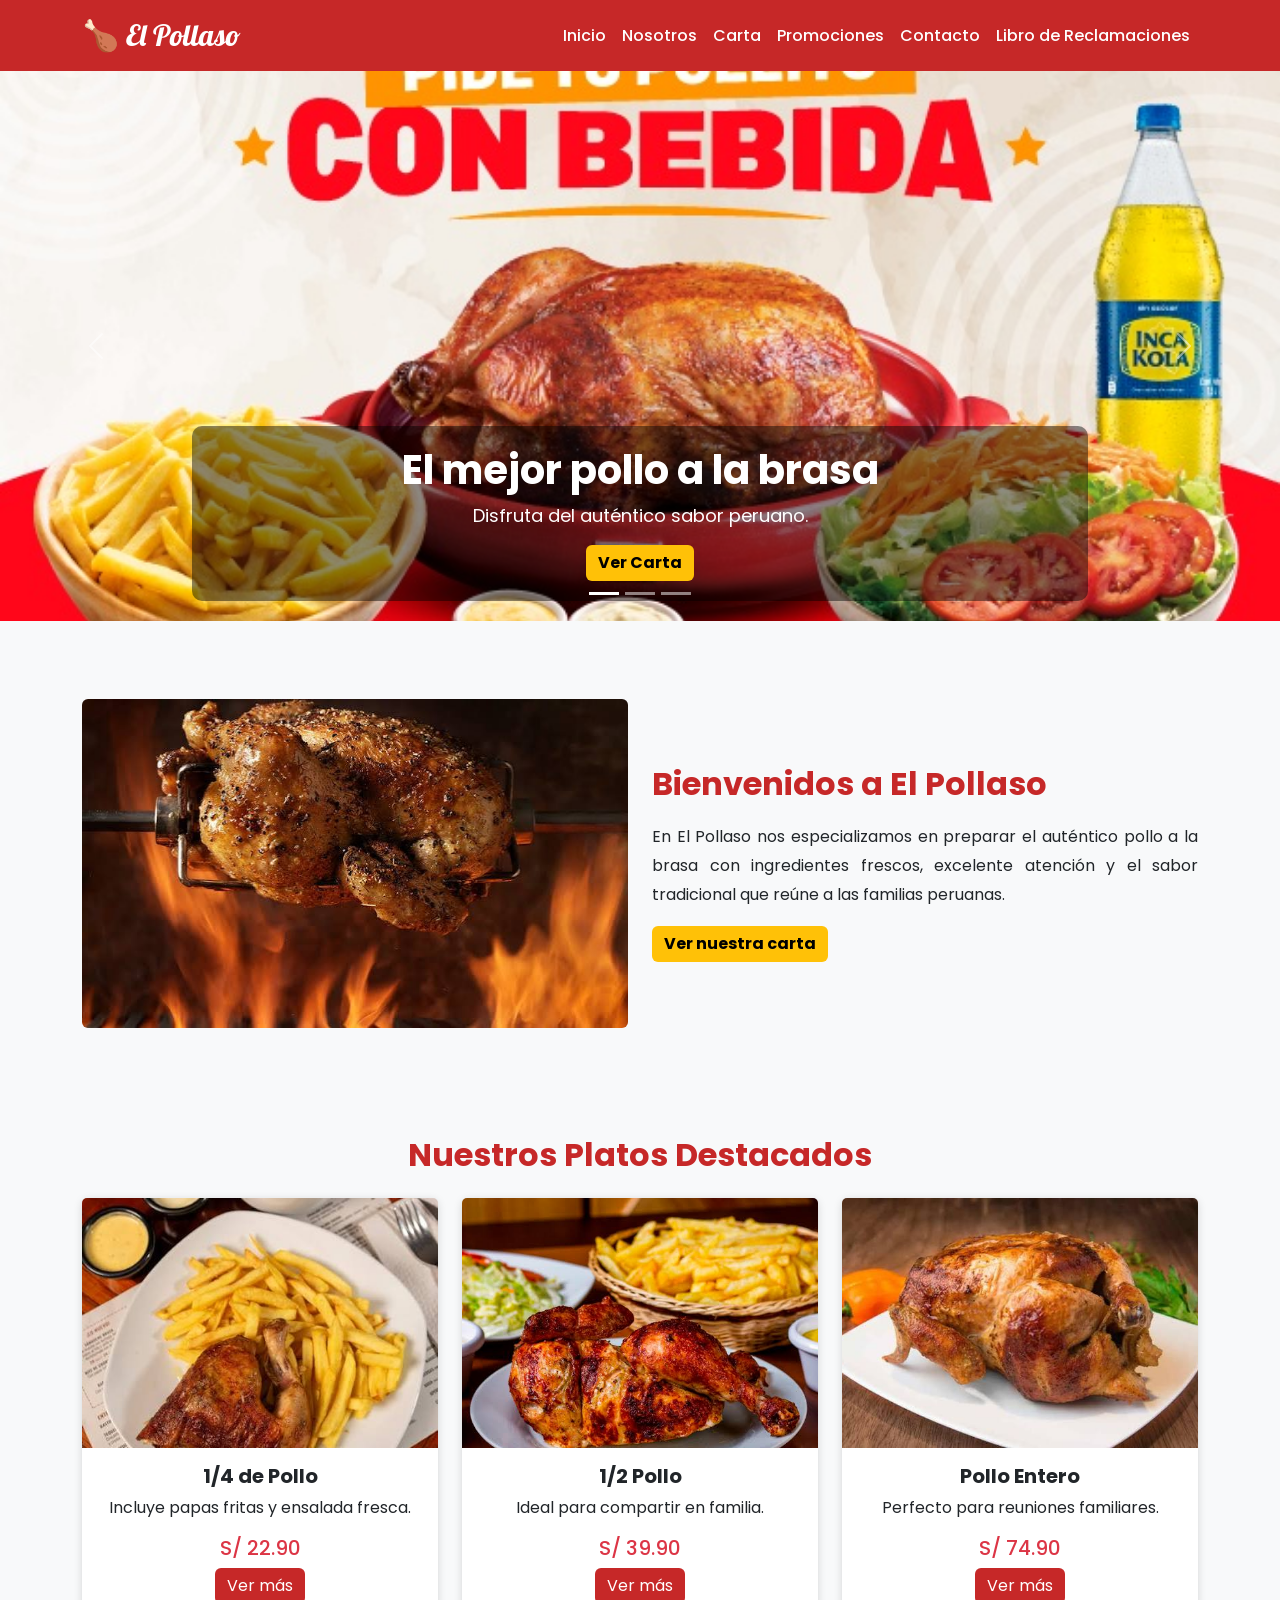
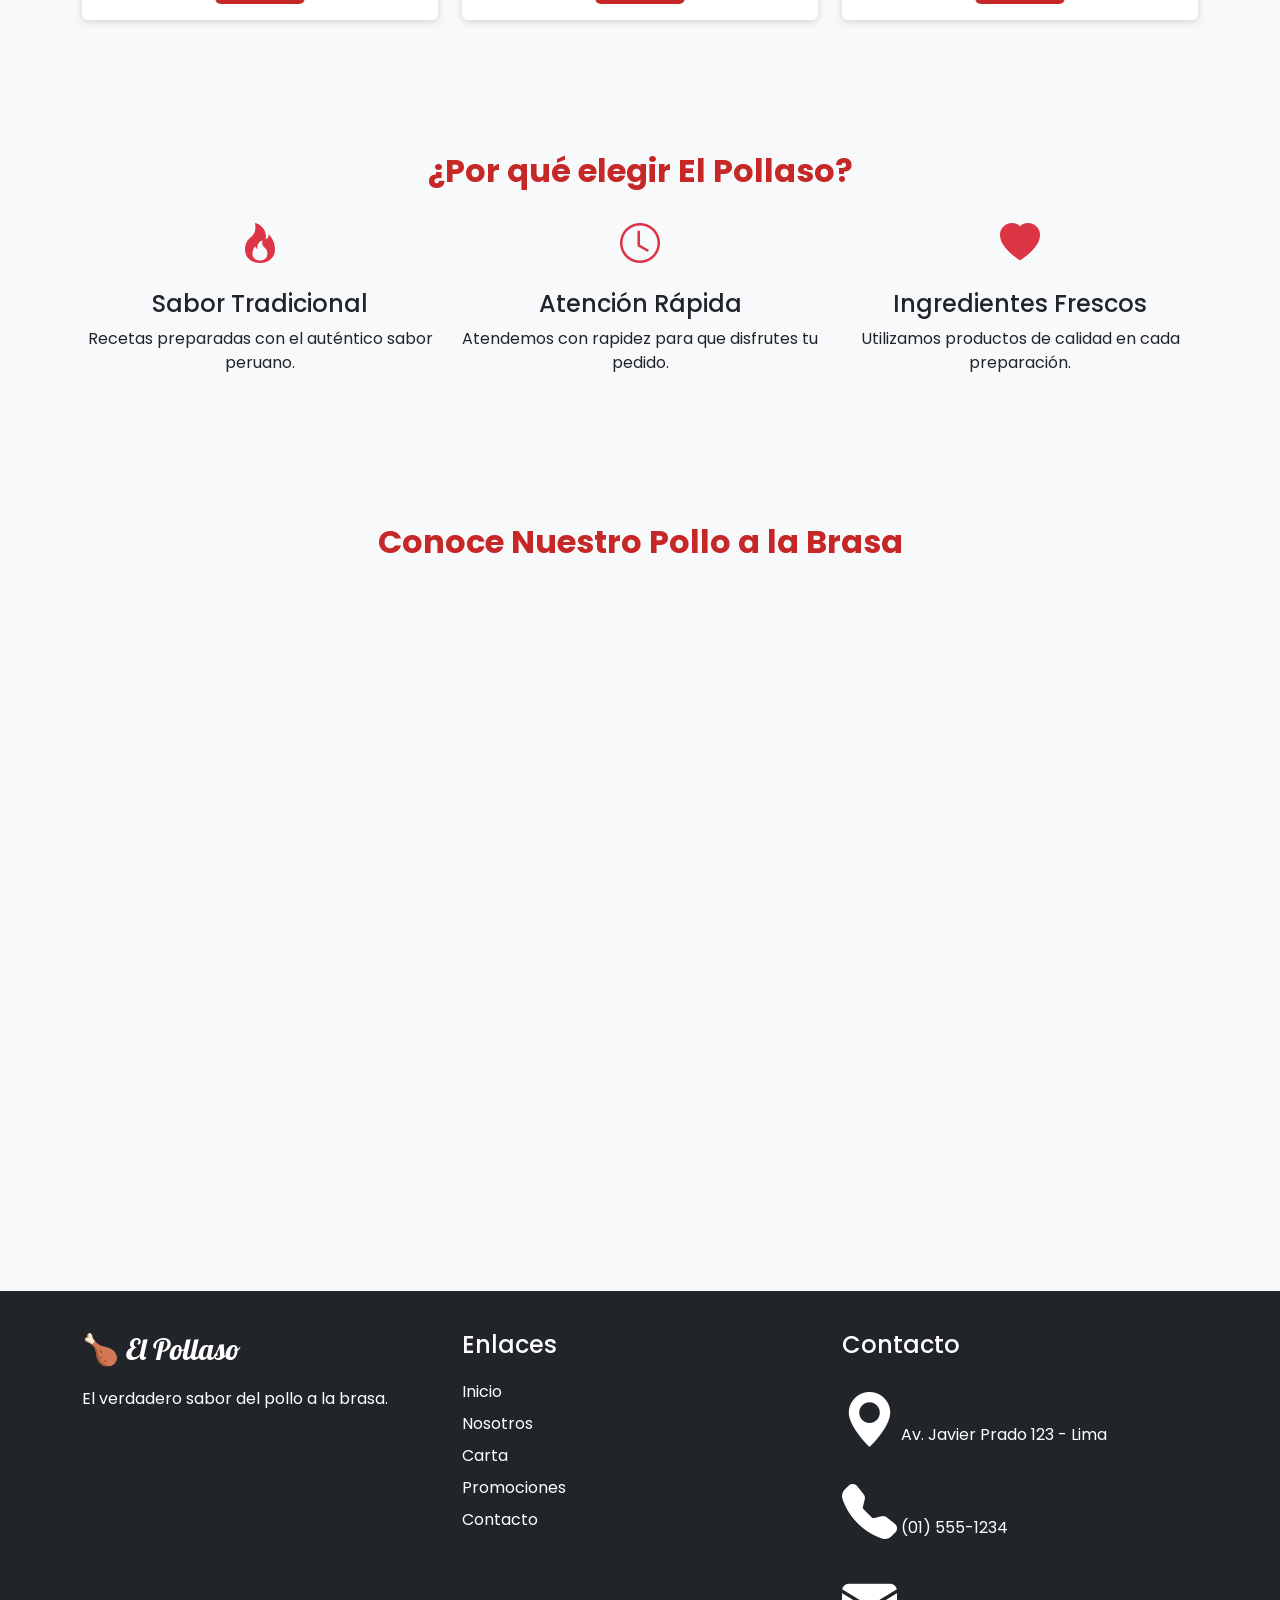
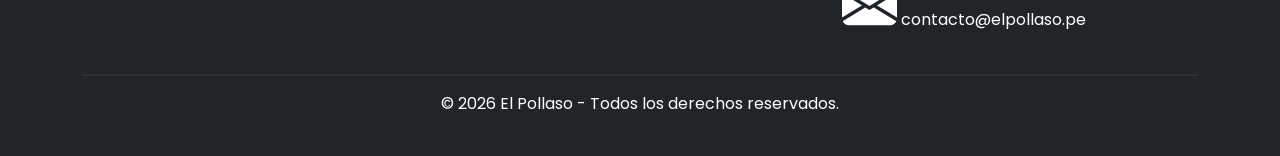
<file: index.html>
<!DOCTYPE html>
<html lang="es">

<head>
    <meta charset="UTF-8">
    <meta name="viewport" content="width=device-width, initial-scale=1.0">
    <title>El Pollaso | Inicio</title>

    <!--Bootstrap-->
    <link href="https://cdn.jsdelivr.net/npm/bootstrap@5.3.8/dist/css/bootstrap.min.css" rel="stylesheet">

    <!--Bootstrap Iconos-->
    <link rel="stylesheet" href="https://cdn.jsdelivr.net/npm/bootstrap-icons@1.13.1/font/bootstrap-icons.min.css">

    <!--Fuentes gogel-->
    <link href="https://fonts.googleapis.com/css2?family=Lobster&family=Poppins:wght@300;400;500;600;700&display=swap" rel="stylesheet">

    <link rel="stylesheet" href="css/estilos.css">
</head>

<body>

    <!--NAVBAR-->

    <nav class="navbar navbar-expand-lg navbar-dark rvm-navbar">
        <div class="container">

            <a class="navbar-brand rvm-logo" href="index.html">
                🍗 El Pollaso
            </a>

            <button class="navbar-toggler" type="button" data-bs-toggle="collapse"
                data-bs-target="#menuPrincipal">
                <span class="navbar-toggler-icon"></span>
            </button>

            <div class="collapse navbar-collapse" id="menuPrincipal">

                <ul class="navbar-nav ms-auto">

                    <li class="nav-item">
                        <a class="nav-link active" href="index.html">
                            Inicio
                        </a>
                    </li>

                    <li class="nav-item">
                        <a class="nav-link" href="nosotros.html">
                            Nosotros
                        </a>
                    </li>

                    <li class="nav-item">
                        <a class="nav-link" href="carta.html">
                            Carta
                        </a>
                    </li>

                    <li class="nav-item">
                        <a class="nav-link" href="promociones.html">
                            Promociones
                        </a>
                    </li>

                    <li class="nav-item">
                        <a class="nav-link" href="contacto.html">
                            Contacto
                        </a>
                    </li>

                    <li class="nav-item">
                        <a class="nav-link" href="libro.html">
                            Libro de Reclamaciones
                        </a>
                    </li>

                </ul>

            </div>

        </div>
    </nav>

    <!--CARRUSEL-->

    <div id="carouselPollaso" class="carousel slide" data-bs-ride="carousel">

        <div class="carousel-indicators">

            <button type="button" data-bs-target="#carouselPollaso"
                data-bs-slide-to="0" class="active"></button>

            <button type="button" data-bs-target="#carouselPollaso"
                data-bs-slide-to="1"></button>

            <button type="button" data-bs-target="#carouselPollaso"
                data-bs-slide-to="2"></button>

        </div>

        <div class="carousel-inner">

            <div class="carousel-item active">

                <img src="img/banner1.jpg" class="d-block w-100 rvm-banner" alt="Banner 1">

                <div class="carousel-caption">

                    <h2>El mejor pollo a la brasa</h2>

                    <p>Disfruta del auténtico sabor peruano.</p>

                    <a href="carta.html" class="btn btn-warning">
                        Ver Carta
                    </a>

                </div>

            </div>

            <div class="carousel-item">

                <img src="img/banner2.jpg" class="d-block w-100 rvm-banner" alt="Banner 2">

                <div class="carousel-caption">

                    <h2>Combos Familiares</h2>

                    <p>Perfectos para compartir.</p>

                    <a href="promociones.html" class="btn btn-warning">
                        Ver Promociones
                    </a>

                </div>

            </div>

            <div class="carousel-item">

                <img src="img/banner3.jpg" class="d-block w-100 rvm-banner" alt="Banner 3">

                <div class="carousel-caption">

                    <h2>Promociones Especiales</h2>

                    <p>Todos los días tenemos ofertas.</p>

                    <a href="promociones.html" class="btn btn-warning">
                        Conocer Más
                    </a>

                </div>

            </div>

        </div>

        <button class="carousel-control-prev"
            type="button"
            data-bs-target="#carouselPollaso"
            data-bs-slide="prev">

            <span class="carousel-control-prev-icon"></span>

        </button>

        <button class="carousel-control-next"
            type="button"
            data-bs-target="#carouselPollaso"
            data-bs-slide="next">

            <span class="carousel-control-next-icon"></span>

        </button>

    </div>

        <!--BIENVENIDA-->

    <section class="container my-5">

        <div class="row">

            <div class="col-lg-6">

                <img src="img/pollo-destacado.jpg" class="img-fluid rounded" alt="Pollo a la brasa">

            </div>

            <div class="col-lg-6 d-flex align-items-center">

                <div>

                    <h2 class="rvm-titulo">Bienvenidos a El Pollaso</h2>

                    <p class="rvm-texto">
                        En El Pollaso nos especializamos en preparar el auténtico pollo a la brasa con ingredientes frescos,
                        excelente atención y el sabor tradicional que reúne a las familias peruanas.
                    </p>

                    <a href="carta.html" class="btn btn-warning">
                        Ver nuestra carta
                    </a>

                </div>

            </div>

        </div>

    </section>

    <!--PLATOS DESTACADOS-->

    <section class="container my-5">

        <h2 class="text-center rvm-titulo mb-4">
            Nuestros Platos Destacados
        </h2>

        <div class="row">

            <div class="col-md-4 mb-4">

                <div class="card h-100">

                    <img src="img/plato1.jpg" class="card-img-top" alt="1/4 de Pollo">

                    <div class="card-body text-center">

                        <h5 class="card-title">
                            1/4 de Pollo
                        </h5>

                        <p class="card-text">
                            Incluye papas fritas y ensalada fresca.
                        </p>

                        <h5 class="text-danger">
                            S/ 22.90
                        </h5>

                        <a href="carta.html" class="btn btn-danger">
                            Ver más
                        </a>

                    </div>

                </div>

            </div>

            <div class="col-md-4 mb-4">

                <div class="card h-100">

                    <img src="img/plato2.jpg" class="card-img-top" alt="1/2 Pollo">

                    <div class="card-body text-center">

                        <h5 class="card-title">
                            1/2 Pollo
                        </h5>

                        <p class="card-text">
                            Ideal para compartir en familia.
                        </p>

                        <h5 class="text-danger">
                            S/ 39.90
                        </h5>

                        <a href="carta.html" class="btn btn-danger">
                            Ver más
                        </a>

                    </div>

                </div>

            </div>

            <div class="col-md-4 mb-4">

                <div class="card h-100">

                    <img src="img/plato3.jpg" class="card-img-top" alt="Pollo Entero">

                    <div class="card-body text-center">

                        <h5 class="card-title">
                            Pollo Entero
                        </h5>

                        <p class="card-text">
                            Perfecto para reuniones familiares.
                        </p>

                        <h5 class="text-danger">
                            S/ 74.90
                        </h5>

                        <a href="carta.html" class="btn btn-danger">
                            Ver más
                        </a>

                    </div>

                </div>

            </div>

        </div>

    </section>

    <!--POR QUÉ ELEGIRNOS-->

    <section class="container my-5">

        <h2 class="text-center rvm-titulo mb-4">
            ¿Por qué elegir El Pollaso?
        </h2>

        <div class="row text-center">

            <div class="col-md-4 mb-4">

                <i class="bi bi-fire fs-1 text-danger"></i>

                <h4 class="mt-3">
                    Sabor Tradicional
                </h4>

                <p>
                    Recetas preparadas con el auténtico sabor peruano.
                </p>

            </div>

            <div class="col-md-4 mb-4">

                <i class="bi bi-clock fs-1 text-danger"></i>

                <h4 class="mt-3">
                    Atención Rápida
                </h4>

                <p>
                    Atendemos con rapidez para que disfrutes tu pedido.
                </p>

            </div>

            <div class="col-md-4 mb-4">

                <i class="bi bi-heart-fill fs-1 text-danger"></i>

                <h4 class="mt-3">
                    Ingredientes Frescos
                </h4>

                <p>
                    Utilizamos productos de calidad en cada preparación.
                </p>

            </div>

        </div>

    </section>

    <!--VIDEO-->

    <section class="container my-5">

        <h2 class="text-center rvm-titulo mb-4">
            Conoce Nuestro Pollo a la Brasa
        </h2>

        <div class="ratio ratio-16x9">

<iframe width="560" height="315" src="https://www.youtube.com/embed/2LQ8FE41Ayo?si=0wt6VGgi1336Jmws&amp;controls=0&amp;start=1" title="YouTube video player" frameborder="0" allow="accelerometer; autoplay; clipboard-write; encrypted-media; gyroscope; picture-in-picture; web-share" referrerpolicy="strict-origin-when-cross-origin" allowfullscreen></iframe>

        </div>

    </section>

    <!--FOOTER-->

    <footer class="rvm-footer">

        <div class="container">

            <div class="row">

                <div class="col-md-4">

                    <h3 class="rvm-logo">
                        🍗 El Pollaso
                    </h3>

                    <p>
                        El verdadero sabor del pollo a la brasa.
                    </p>

                </div>

                <div class="col-md-4">

                    <h4>Enlaces</h4>

                    <ul class="list-unstyled">

                        <li><a href="index.html">Inicio</a></li>

                        <li><a href="nosotros.html">Nosotros</a></li>

                        <li><a href="carta.html">Carta</a></li>

                        <li><a href="promociones.html">Promociones</a></li>

                        <li><a href="contacto.html">Contacto</a></li>

                    </ul>

                </div>

                <div class="col-md-4">

                    <h4>Contacto</h4>

                    <p>
                        <i class="bi bi-geo-alt-fill"></i>
                        Av. Javier Prado 123 - Lima
                    </p>

                    <p>
                        <i class="bi bi-telephone-fill"></i>
                        (01) 555-1234
                    </p>

                    <p>
                        <i class="bi bi-envelope-fill"></i>
                        contacto@elpollaso.pe
                    </p>

                </div>

            </div>

            <hr>

            <p class="text-center mb-0">
                © 2026 El Pollaso - Todos los derechos reservados.
            </p>

        </div>

    </footer>

    <!--Bootstrap.JS-->

    <script src="https://cdn.jsdelivr.net/npm/bootstrap@5.3.8/dist/js/bootstrap.bundle.min.js"></script>

</body>

</html>
</file>
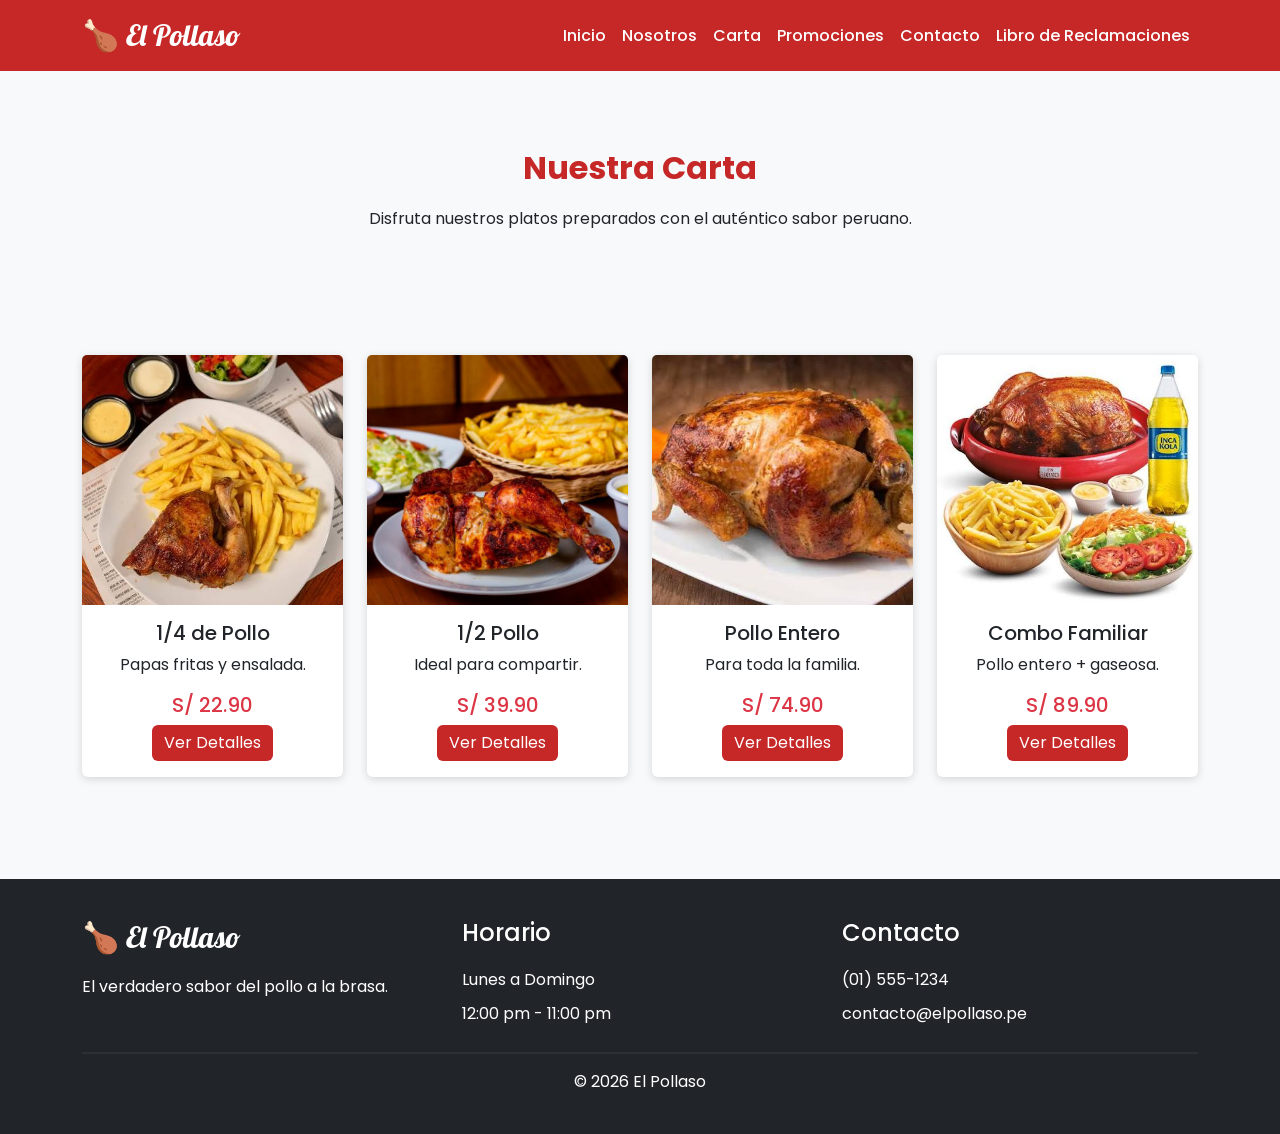
<file: carta.html>
<!DOCTYPE html>
<html lang="es">

<head>
    <meta charset="UTF-8">
    <meta name="viewport" content="width=device-width, initial-scale=1.0">
    <title>El Pollaso | Carta</title>

    <!--Bootstrap-->
    <link href="https://cdn.jsdelivr.net/npm/bootstrap@5.3.8/dist/css/bootstrap.min.css" rel="stylesheet">

    <!--Bootstrap Iconos-->
    <link rel="stylesheet"
        href="https://cdn.jsdelivr.net/npm/bootstrap-icons@1.13.1/font/bootstrap-icons.min.css">

    <!--Fuentes Google-->
    <link href="https://fonts.googleapis.com/css2?family=Lobster&family=Poppins:wght@300;400;500;600;700&display=swap"
        rel="stylesheet">

    <link rel="stylesheet" href="css/estilos.css">

</head>

<body>

    <!--Barra Nav-->

    <nav class="navbar navbar-expand-lg navbar-dark rvm-navbar">

        <div class="container">

            <a class="navbar-brand rvm-logo" href="index.html">
                🍗 El Pollaso
            </a>

            <button class="navbar-toggler" type="button" data-bs-toggle="collapse"
                data-bs-target="#menuPrincipal">

                <span class="navbar-toggler-icon"></span>

            </button>

            <div class="collapse navbar-collapse" id="menuPrincipal">

                <ul class="navbar-nav ms-auto">

                    <li class="nav-item">
                        <a class="nav-link" href="index.html">Inicio</a>
                    </li>

                    <li class="nav-item">
                        <a class="nav-link" href="nosotros.html">Nosotros</a>
                    </li>

                    <li class="nav-item">
                        <a class="nav-link active" href="carta.html">Carta</a>
                    </li>

                    <li class="nav-item">
                        <a class="nav-link" href="promociones.html">Promociones</a>
                    </li>

                    <li class="nav-item">
                        <a class="nav-link" href="contacto.html">Contacto</a>
                    </li>

                    <li class="nav-item">
                        <a class="nav-link" href="libro.html">Libro de Reclamaciones</a>
                    </li>

                </ul>

            </div>

        </div>

    </nav>

    <!--TÍTULO-->

    <section class="container my-5">

        <h2 class="text-center rvm-titulo">
            Nuestra Carta
        </h2>

        <p class="text-center">
            Disfruta nuestros platos preparados con el auténtico sabor peruano.
        </p>

    </section>

    <!--CARDS-->

    <section class="container mb-5">

        <div class="row">

            <!--1/4-->

            <div class="col-md-3 mb-4">

                <div class="card h-100">

                    <img src="img/plato1.jpg" class="card-img-top" alt="1/4 de pollo">

                    <div class="card-body text-center">

                        <h5>1/4 de Pollo</h5>

                        <p>
                            Papas fritas y ensalada.
                        </p>

                        <h5 class="text-danger">
                            S/ 22.90
                        </h5>

                        <button class="btn btn-danger"
                            data-bs-toggle="modal"
                            data-bs-target="#modalPollo">

                            Ver Detalles

                        </button>

                    </div>

                </div>

            </div>

            <!--1/2-->

            <div class="col-md-3 mb-4">

                <div class="card h-100">

                    <img src="img/plato2.jpg" class="card-img-top" alt="1/2 pollo">

                    <div class="card-body text-center">

                        <h5>1/2 Pollo</h5>

                        <p>
                            Ideal para compartir.
                        </p>

                        <h5 class="text-danger">
                            S/ 39.90
                        </h5>

                        <button class="btn btn-danger"
                            data-bs-toggle="modal"
                            data-bs-target="#modalPollo">

                            Ver Detalles

                        </button>

                    </div>

                </div>

            </div>

            <!--P.Entero-->

            <div class="col-md-3 mb-4">

                <div class="card h-100">

                    <img src="img/plato3.jpg" class="card-img-top" alt="pollo entero">

                    <div class="card-body text-center">

                        <h5>Pollo Entero</h5>

                        <p>
                            Para toda la familia.
                        </p>

                        <h5 class="text-danger">
                            S/ 74.90
                        </h5>

                        <button class="btn btn-danger"
                            data-bs-toggle="modal"
                            data-bs-target="#modalPollo">

                            Ver Detalles

                        </button>

                    </div>

                </div>

            </div>

            <!--P.Fam-->

            <div class="col-md-3 mb-4">

                <div class="card h-100">

                    <img src="img/plato4.jpg" class="card-img-top" alt="combo">

                    <div class="card-body text-center">

                        <h5>Combo Familiar</h5>

                        <p>
                            Pollo entero + gaseosa.
                        </p>

                        <h5 class="text-danger">
                            S/ 89.90
                        </h5>

                        <button class="btn btn-danger"
                            data-bs-toggle="modal"
                            data-bs-target="#modalPollo">

                            Ver Detalles

                        </button>

                    </div>

                </div>

            </div>

        </div>

    </section>

    <!--MODAL-->

    <div class="modal fade" id="modalPollo">

        <div class="modal-dialog">

            <div class="modal-content">

                <div class="modal-header">

                    <h5 class="modal-title">
                        1/4 de Pollo a la Brasa
                    </h5>

                    <button class="btn-close"
                        data-bs-dismiss="modal">
                    </button>

                </div>

                <div class="modal-body">

                    <img src="img/plato1.jpg"
                        class="img-fluid rounded mb-3"
                        alt="Pollo">

                    <p>

                        Incluye:

                    </p>

                    <ul>

                        <li>Papas fritas.</li>

                        <li>Ensalada fresca.</li>

                        <li>Cremas.</li>

                        <li>Bebida personal.</li>

                    </ul>

                    <h4 class="text-danger">
                        S/ 22.90
                    </h4>

                </div>

                <div class="modal-footer">

                    <button class="btn btn-secondary"
                        data-bs-dismiss="modal">

                        Cerrar

                    </button>

                </div>

            </div>

        </div>

    </div>

    <!--FOOTER-->

    <footer class="rvm-footer">

        <div class="container">

            <div class="row">

                <div class="col-md-4">

                    <h3 class="rvm-logo">
                        🍗 El Pollaso
                    </h3>

                    <p>
                        El verdadero sabor del pollo a la brasa.
                    </p>

                </div>

                <div class="col-md-4">

                    <h4>Horario</h4>

                    <p>Lunes a Domingo</p>

                    <p>12:00 pm - 11:00 pm</p>

                </div>

                <div class="col-md-4">

                    <h4>Contacto</h4>

                    <p>(01) 555-1234</p>

                    <p>contacto@elpollaso.pe</p>

                </div>

            </div>

            <hr>

            <p class="text-center mb-0">

                © 2026 El Pollaso

            </p>

        </div>

    </footer>

    <!--Bootstrap-->

    <script src="https://cdn.jsdelivr.net/npm/bootstrap@5.3.8/dist/js/bootstrap.bundle.min.js"></script>

</body>

</html>
</file>
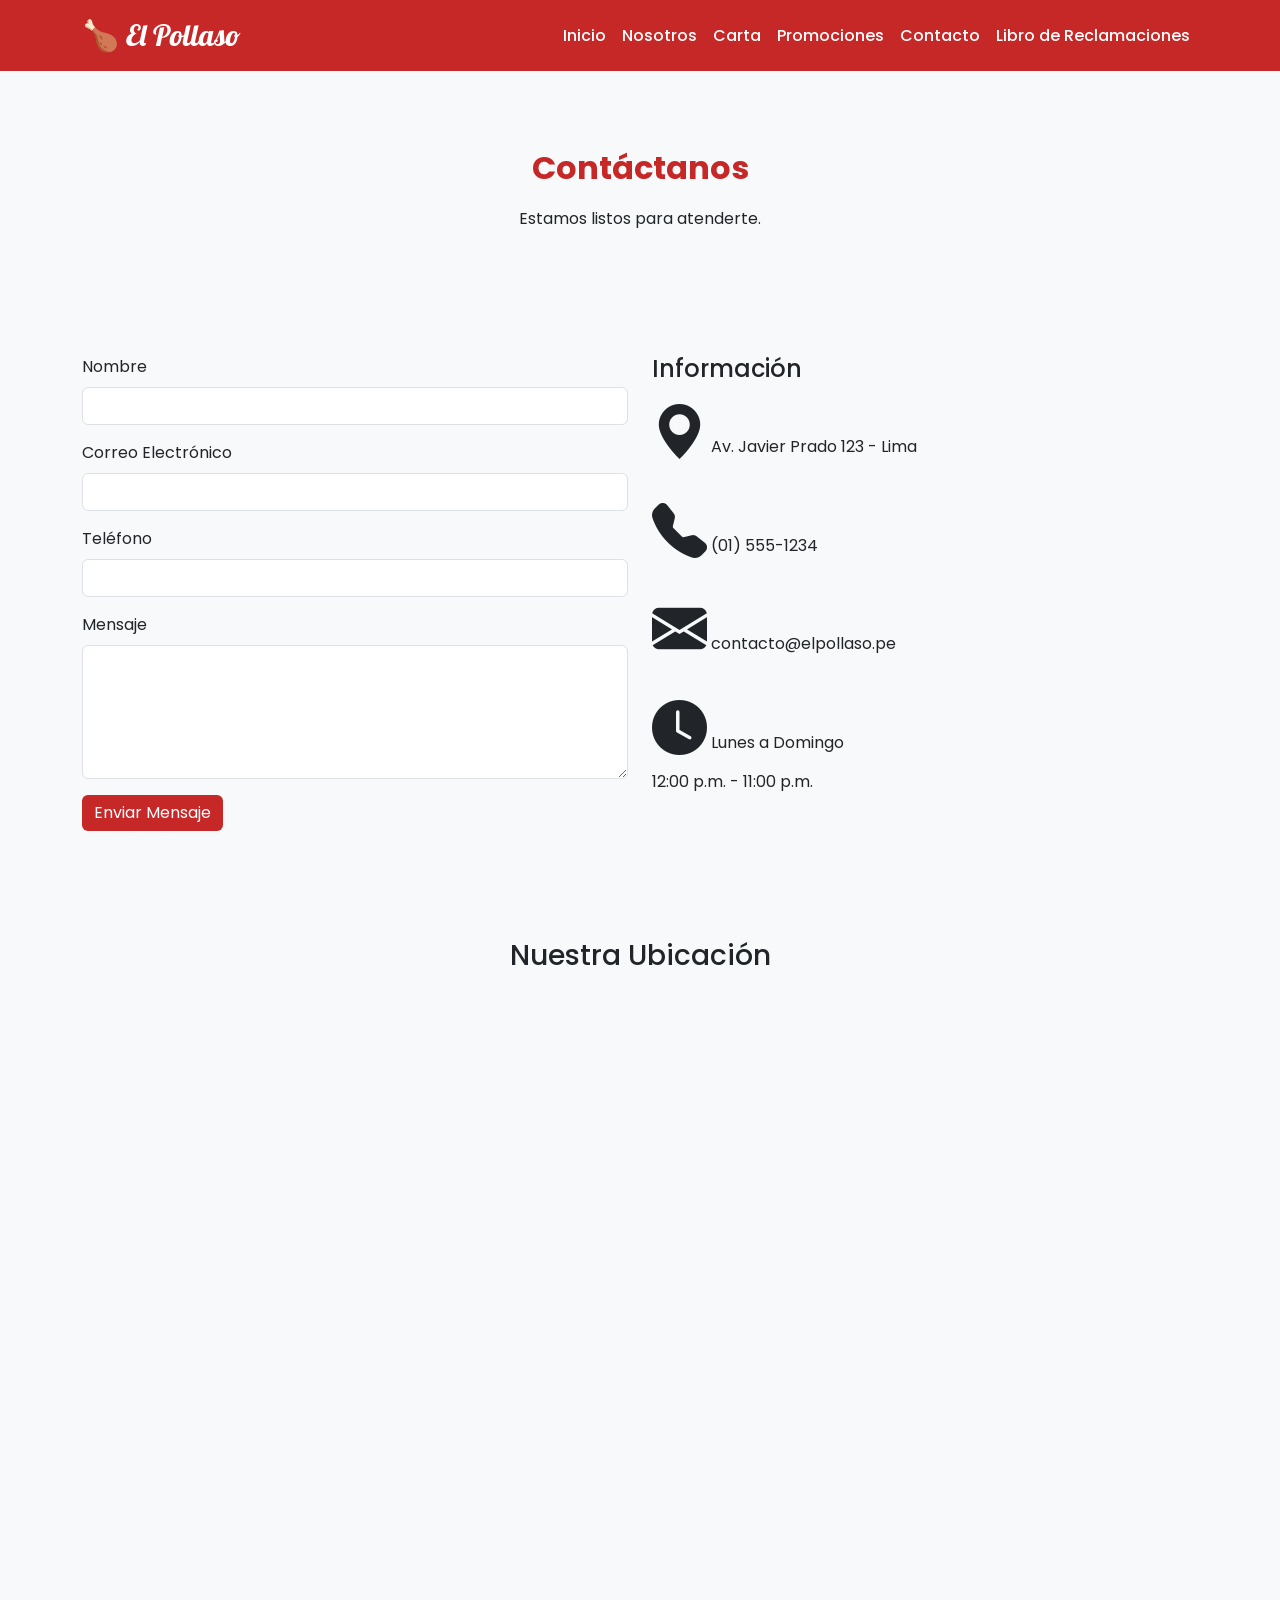
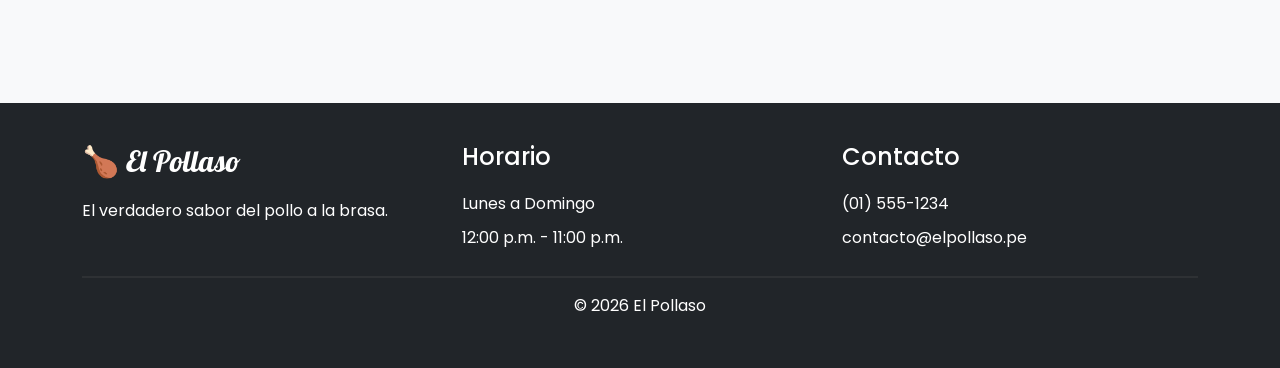
<file: contacto.html>
<!DOCTYPE html>
<html lang="es">

<head>

    <meta charset="UTF-8">
    <meta name="viewport" content="width=device-width, initial-scale=1.0">

    <title>El Pollaso | Contacto</title>

    <!--Bootstrap-->
    <link href="https://cdn.jsdelivr.net/npm/bootstrap@5.3.8/dist/css/bootstrap.min.css" rel="stylesheet">

    <!--Bootstrap Iconos-->
    <link rel="stylesheet"
        href="https://cdn.jsdelivr.net/npm/bootstrap-icons@1.13.1/font/bootstrap-icons.min.css">

    <!--Fuentes Google-->
    <link href="https://fonts.googleapis.com/css2?family=Lobster&family=Poppins:wght@300;400;500;600;700&display=swap"
        rel="stylesheet">

    <link rel="stylesheet" href="css/estilos.css">

</head>

<body>

    <!--NAVBAR-->

    <nav class="navbar navbar-expand-lg navbar-dark rvm-navbar">

        <div class="container">

            <a class="navbar-brand rvm-logo" href="index.html">
                🍗 El Pollaso
            </a>

            <button class="navbar-toggler"
                type="button"
                data-bs-toggle="collapse"
                data-bs-target="#menuPrincipal">

                <span class="navbar-toggler-icon"></span>

            </button>

            <div class="collapse navbar-collapse" id="menuPrincipal">

                <ul class="navbar-nav ms-auto">

                    <li class="nav-item">
                        <a class="nav-link" href="index.html">Inicio</a>
                    </li>

                    <li class="nav-item">
                        <a class="nav-link" href="nosotros.html">Nosotros</a>
                    </li>

                    <li class="nav-item">
                        <a class="nav-link" href="carta.html">Carta</a>
                    </li>

                    <li class="nav-item">
                        <a class="nav-link" href="promociones.html">Promociones</a>
                    </li>

                    <li class="nav-item">
                        <a class="nav-link active" href="contacto.html">Contacto</a>
                    </li>

                    <li class="nav-item">
                        <a class="nav-link" href="libro.html">Libro de Reclamaciones</a>
                    </li>

                </ul>

            </div>

        </div>

    </nav>

    <!--TITULO-->

    <section class="container my-5">

        <h2 class="text-center rvm-titulo">

            Contáctanos

        </h2>

        <p class="text-center">

            Estamos listos para atenderte.

        </p>

    </section>

    <!--FORMULARIO-->

    <section class="container mb-5">

        <div class="row">

            <div class="col-lg-6">

                <form>

                    <div class="mb-3">

                        <label class="form-label">
                            Nombre
                        </label>

                        <input type="text" class="form-control">

                    </div>

                    <div class="mb-3">

                        <label class="form-label">
                            Correo Electrónico
                        </label>

                        <input type="email" class="form-control">

                    </div>

                    <div class="mb-3">

                        <label class="form-label">
                            Teléfono
                        </label>

                        <input type="tel" class="form-control">

                    </div>

                    <div class="mb-3">

                        <label class="form-label">
                            Mensaje
                        </label>

                        <textarea class="form-control" rows="5"></textarea>

                    </div>

                    <button type="submit" class="btn btn-danger">

                        Enviar Mensaje

                    </button>

                </form>

            </div>

            <!--DATOS-->

            <div class="col-lg-6">

                <h4>Información</h4>

                <p>

                    <i class="bi bi-geo-alt-fill"></i>

                    Av. Javier Prado 123 - Lima

                </p>

                <p>

                    <i class="bi bi-telephone-fill"></i>

                    (01) 555-1234

                </p>

                <p>

                    <i class="bi bi-envelope-fill"></i>

                    contacto@elpollaso.pe

                </p>

                <p>

                    <i class="bi bi-clock-fill"></i>

                    Lunes a Domingo
                    <br>
                    12:00 p.m. - 11:00 p.m.

                </p>

            </div>

        </div>

    </section>

    <!--MAPA-->

    <section class="container mb-5">

        <h3 class="text-center mb-4">

            Nuestra Ubicación

        </h3>

        <div class="ratio ratio-16x9">

            <iframe
                src="https://www.google.com/maps/embed?pb=!1m18..."
                allowfullscreen=""
                loading="lazy">

            </iframe>

        </div>

    </section>

    <!--FOOTER-->

    <footer class="rvm-footer">

        <div class="container">

            <div class="row">

                <div class="col-md-4">

                    <h3 class="rvm-logo">

                        🍗 El Pollaso

                    </h3>

                    <p>

                        El verdadero sabor del pollo a la brasa.

                    </p>

                </div>

                <div class="col-md-4">

                    <h4>Horario</h4>

                    <p>Lunes a Domingo</p>

                    <p>12:00 p.m. - 11:00 p.m.</p>

                </div>

                <div class="col-md-4">

                    <h4>Contacto</h4>

                    <p>(01) 555-1234</p>

                    <p>contacto@elpollaso.pe</p>

                </div>

            </div>

            <hr>

            <p class="text-center">

                © 2026 El Pollaso

            </p>

        </div>

    </footer>

    <!--Bootstrap-->

    <script src="https://cdn.jsdelivr.net/npm/bootstrap@5.3.8/dist/js/bootstrap.bundle.min.js"></script>

</body>

</html>
</file>
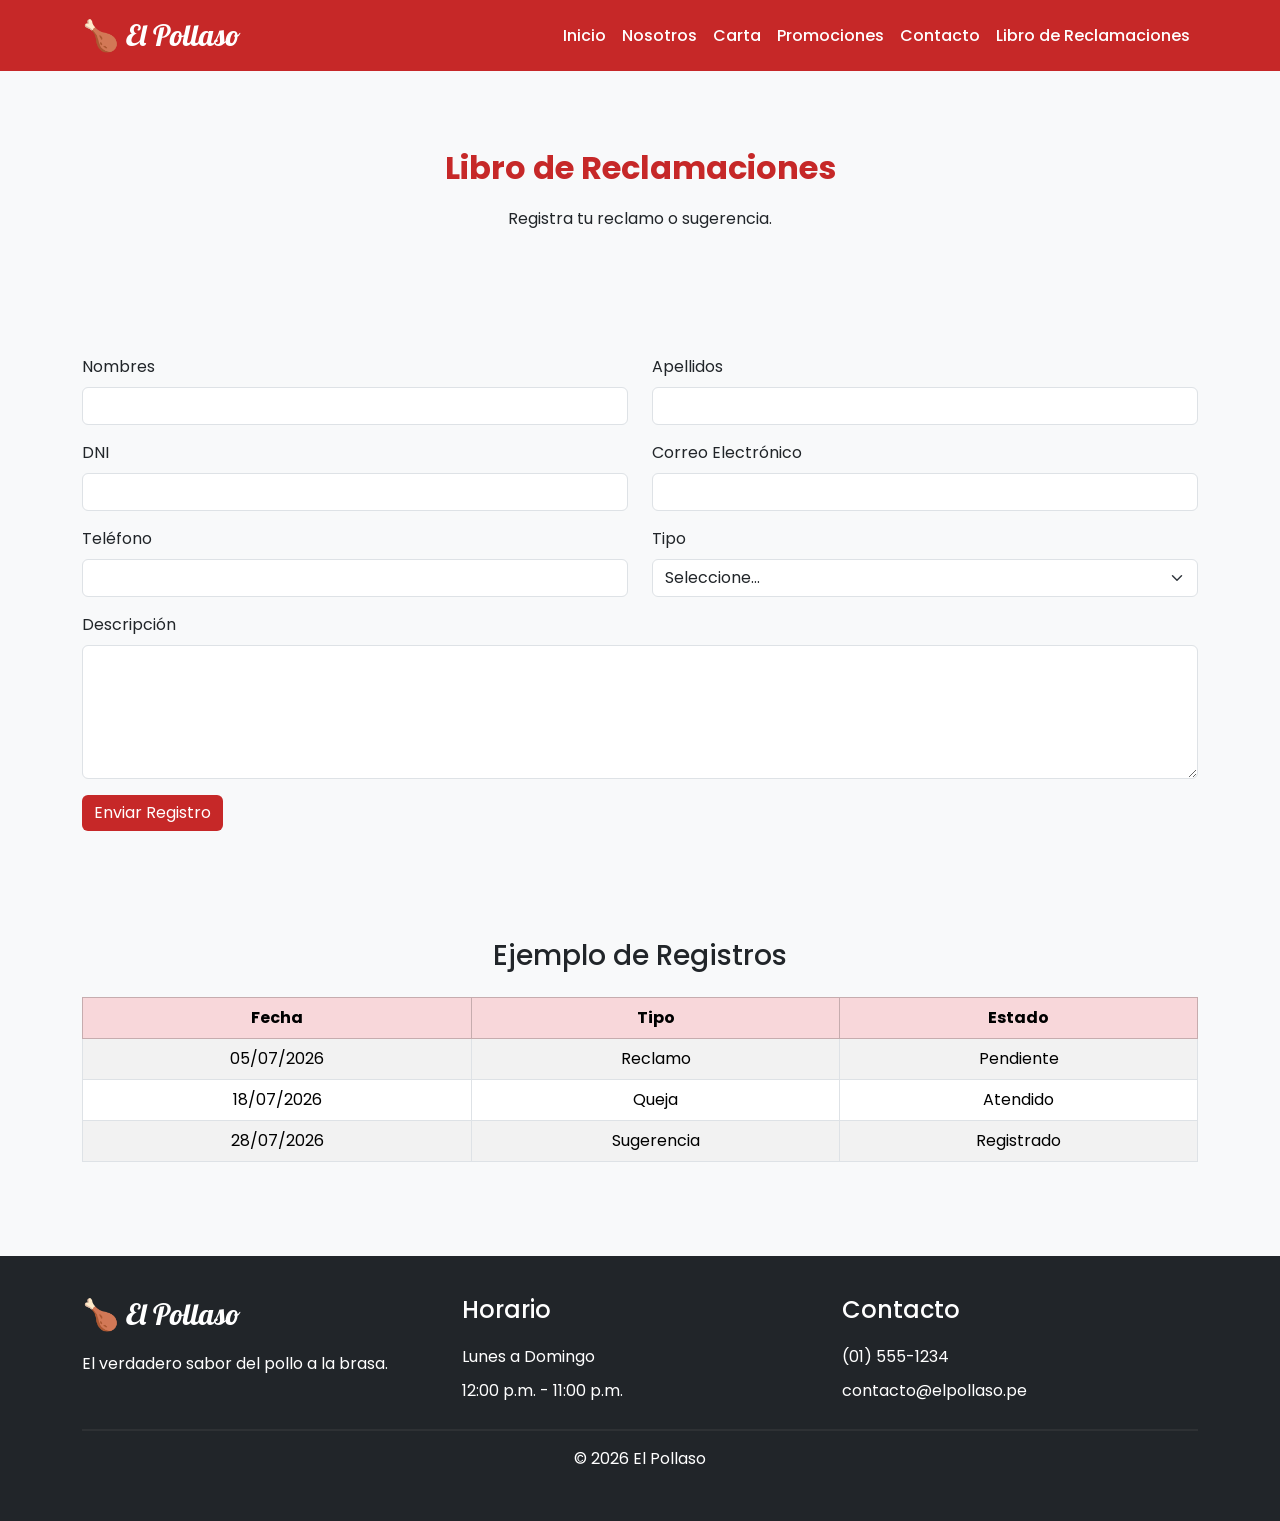
<file: libro.html>
<!DOCTYPE html>
<html lang="es">

<head>

    <meta charset="UTF-8">
    <meta name="viewport" content="width=device-width, initial-scale=1.0">

    <title>El Pollaso | Libro de Reclamaciones</title>

    <!--Bootstrap-->
    <link href="https://cdn.jsdelivr.net/npm/bootstrap@5.3.8/dist/css/bootstrap.min.css" rel="stylesheet">

    <!--Bootstrap Iconos-->
    <link rel="stylesheet"
        href="https://cdn.jsdelivr.net/npm/bootstrap-icons@1.13.1/font/bootstrap-icons.css">

    <!--Google Fuentes-->
    <link href="https://fonts.googleapis.com/css2?family=Lobster&family=Poppins:wght@300;400;500;600;700&display=swap"
        rel="stylesheet">

    <link rel="stylesheet" href="css/estilos.css">

</head>

<body>

    <!--NAVBAR-->

    <nav class="navbar navbar-expand-lg navbar-dark rvm-navbar">

        <div class="container">

            <a class="navbar-brand rvm-logo" href="index.html">

                🍗 El Pollaso

            </a>

            <button class="navbar-toggler"
                type="button"
                data-bs-toggle="collapse"
                data-bs-target="#menuPrincipal">

                <span class="navbar-toggler-icon"></span>

            </button>

            <div class="collapse navbar-collapse" id="menuPrincipal">

                <ul class="navbar-nav ms-auto">

                    <li class="nav-item">
                        <a class="nav-link" href="index.html">Inicio</a>
                    </li>

                    <li class="nav-item">
                        <a class="nav-link" href="nosotros.html">Nosotros</a>
                    </li>

                    <li class="nav-item">
                        <a class="nav-link" href="carta.html">Carta</a>
                    </li>

                    <li class="nav-item">
                        <a class="nav-link" href="promociones.html">Promociones</a>
                    </li>

                    <li class="nav-item">
                        <a class="nav-link" href="contacto.html">Contacto</a>
                    </li>

                    <li class="nav-item">
                        <a class="nav-link active" href="libro.html">

                            Libro de Reclamaciones

                        </a>
                    </li>

                </ul>

            </div>

        </div>

    </nav>

    <!--TITULO-->

    <section class="container my-5">

        <h2 class="text-center rvm-titulo">

            Libro de Reclamaciones

        </h2>

        <p class="text-center">

            Registra tu reclamo o sugerencia.

        </p>

    </section>

    <!--FORMULARIO-->

    <section class="container mb-5">

        <form>

            <div class="row">

                <div class="col-md-6 mb-3">

                    <label class="form-label">

                        Nombres

                    </label>

                    <input type="text"
                        class="form-control"
                        required>

                </div>

                <div class="col-md-6 mb-3">

                    <label class="form-label">

                        Apellidos

                    </label>

                    <input type="text"
                        class="form-control"
                        required>

                </div>

                <div class="col-md-6 mb-3">

                    <label class="form-label">

                        DNI

                    </label>

                    <input type="text"
                        class="form-control"
                        maxlength="8">

                </div>

                <div class="col-md-6 mb-3">

                    <label class="form-label">

                        Correo Electrónico

                    </label>

                    <input type="email"
                        class="form-control">

                </div>

                <div class="col-md-6 mb-3">

                    <label class="form-label">

                        Teléfono

                    </label>

                    <input type="tel"
                        class="form-control">

                </div>

                <div class="col-md-6 mb-3">

                    <label class="form-label">

                        Tipo

                    </label>

                    <select class="form-select">

                        <option>Seleccione...</option>

                        <option>Reclamo</option>

                        <option>Queja</option>

                        <option>Sugerencia</option>

                    </select>

                </div>

                <div class="col-12 mb-3">

                    <label class="form-label">

                        Descripción

                    </label>

                    <textarea
                        class="form-control"
                        rows="5"></textarea>

                </div>

                <div class="col-12">

                    <button
                        type="button"
                        class="btn btn-danger"
                        data-bs-toggle="modal"
                        data-bs-target="#modalRegistro">

                        Enviar Registro

                    </button>

                </div>

            </div>

        </form>

    </section>

    <!--TABLA-->

    <section class="container mb-5">

        <h3 class="text-center mb-4">

            Ejemplo de Registros

        </h3>

        <div class="table-responsive">

            <table class="table table-bordered table-striped text-center">

                <thead class="table-danger">

                    <tr>

                        <th>Fecha</th>
                        <th>Tipo</th>
                        <th>Estado</th>

                    </tr>

                </thead>

                <tbody>

                    <tr>

                        <td>05/07/2026</td>
                        <td>Reclamo</td>
                        <td>Pendiente</td>

                    </tr>

                    <tr>

                        <td>18/07/2026</td>
                        <td>Queja</td>
                        <td>Atendido</td>

                    </tr>

                    <tr>

                        <td>28/07/2026</td>
                        <td>Sugerencia</td>
                        <td>Registrado</td>

                    </tr>

                </tbody>

            </table>

        </div>

    </section>

    <!--MODAL-->

    <div class="modal fade"
        id="modalRegistro">

        <div class="modal-dialog">

            <div class="modal-content">

                <div class="modal-header">

                    <h5 class="modal-title">

                        Registro Enviado

                    </h5>

                    <button
                        class="btn-close"
                        data-bs-dismiss="modal">

                    </button>

                </div>

                <div class="modal-body">

                    <p>

                        Su registro fue enviado correctamente.

                    </p>

                    <p>

                        Gracias por ayudarnos a mejorar nuestro servicio.

                    </p>

                </div>

                <div class="modal-footer">

                    <button
                        class="btn btn-secondary"
                        data-bs-dismiss="modal">

                        Cerrar

                    </button>

                </div>

            </div>

        </div>

    </div>

    <!--FOOTER-->

    <footer class="rvm-footer">

        <div class="container">

            <div class="row">

                <div class="col-md-4">

                    <h3 class="rvm-logo">

                        🍗 El Pollaso

                    </h3>

                    <p>

                        El verdadero sabor del pollo a la brasa.

                    </p>

                </div>

                <div class="col-md-4">

                    <h4>

                        Horario

                    </h4>

                    <p>

                        Lunes a Domingo

                    </p>

                    <p>

                        12:00 p.m. - 11:00 p.m.

                    </p>

                </div>

                <div class="col-md-4">

                    <h4>

                        Contacto

                    </h4>

                    <p>

                        (01) 555-1234

                    </p>

                    <p>

                        contacto@elpollaso.pe

                    </p>

                </div>

            </div>

            <hr>

            <p class="text-center">

                © 2026 El Pollaso

            </p>

        </div>

    </footer>

    <!--Bootstrap-->

    <script src="https://cdn.jsdelivr.net/npm/bootstrap@5.3.8/dist/js/bootstrap.bundle.min.js"></script>

</body>

</html>
</file>
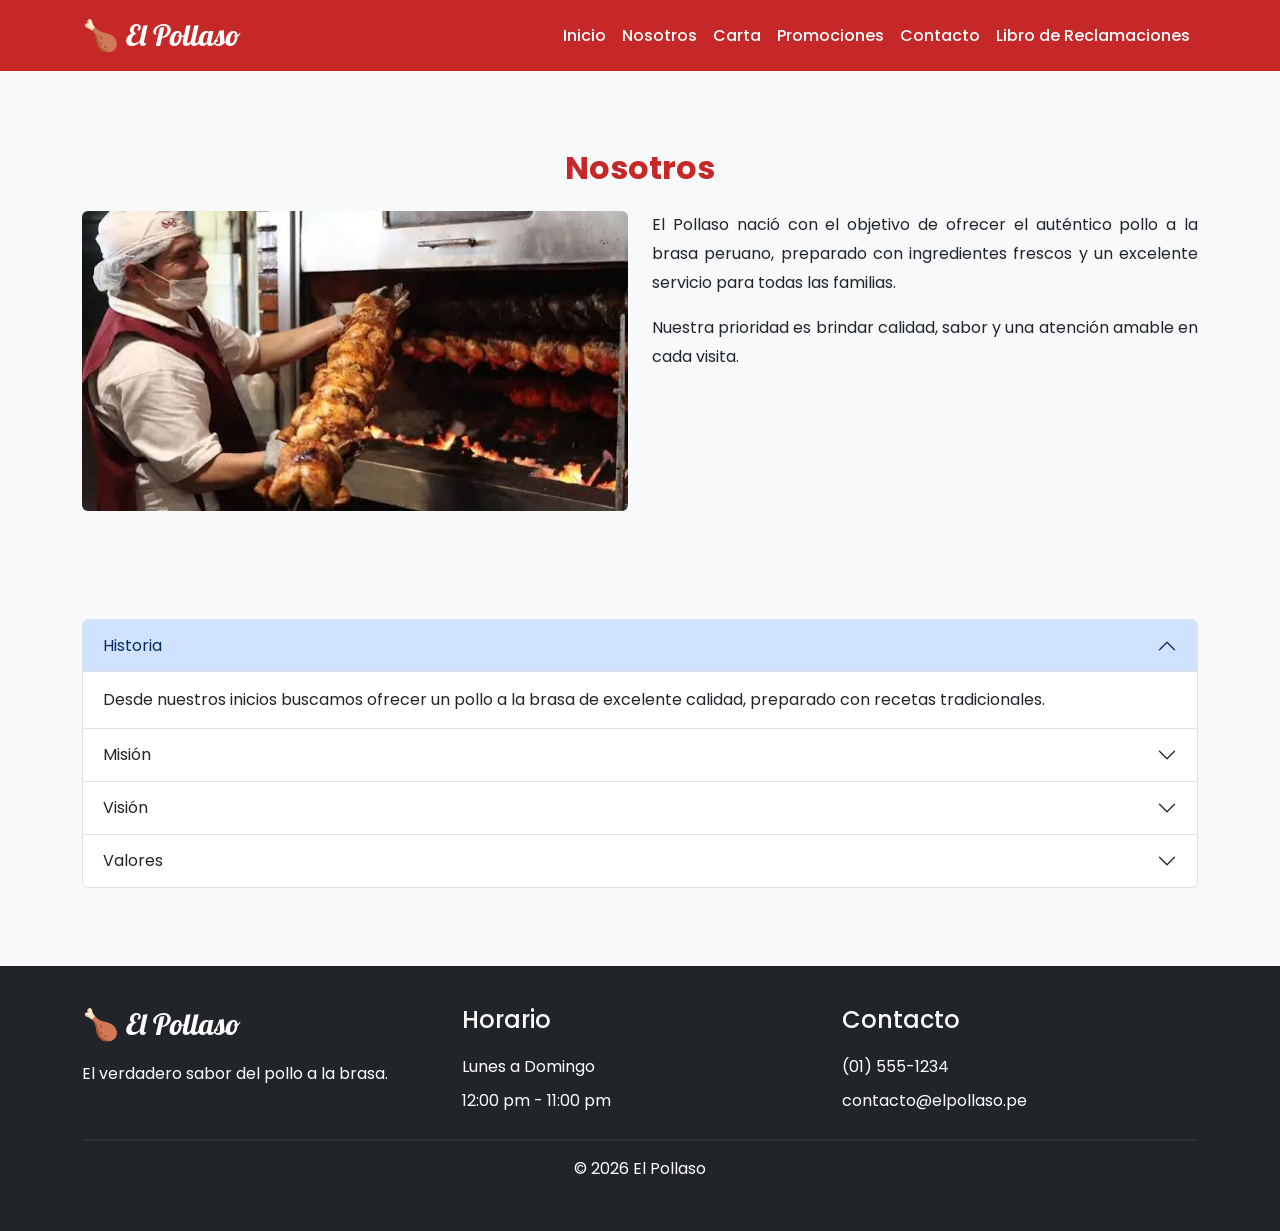
<file: nosotros.html>
<!DOCTYPE html>
<html lang="es">

<head>
    <meta charset="UTF-8">
    <meta name="viewport" content="width=device-width, initial-scale=1.0">
    <title>El Pollaso | Nosotros</title>

    <link href="https://cdn.jsdelivr.net/npm/bootstrap@5.3.8/dist/css/bootstrap.min.css" rel="stylesheet">

    <link rel="stylesheet"
        href="https://cdn.jsdelivr.net/npm/bootstrap-icons@1.13.1/font/bootstrap-icons.min.css">

    <link href="https://fonts.googleapis.com/css2?family=Lobster&family=Poppins:wght@300;400;500;600;700&display=swap"
        rel="stylesheet">

    <link rel="stylesheet" href="css/estilos.css">
</head>

<body>

    <!--NAVBAR-->

    <nav class="navbar navbar-expand-lg navbar-dark rvm-navbar">

        <div class="container">

            <a class="navbar-brand rvm-logo" href="index.html">
                🍗 El Pollaso
            </a>

            <button class="navbar-toggler" data-bs-toggle="collapse" data-bs-target="#menuPrincipal">
                <span class="navbar-toggler-icon"></span>
            </button>

            <div class="collapse navbar-collapse" id="menuPrincipal">

                <ul class="navbar-nav ms-auto">

                    <li class="nav-item">
                        <a class="nav-link" href="index.html">Inicio</a>
                    </li>

                    <li class="nav-item">
                        <a class="nav-link active" href="nosotros.html">Nosotros</a>
                    </li>

                    <li class="nav-item">
                        <a class="nav-link" href="carta.html">Carta</a>
                    </li>

                    <li class="nav-item">
                        <a class="nav-link" href="promociones.html">Promociones</a>
                    </li>

                    <li class="nav-item">
                        <a class="nav-link" href="contacto.html">Contacto</a>
                    </li>

                    <li class="nav-item">
                        <a class="nav-link" href="libro.html">Libro de Reclamaciones</a>
                    </li>

                </ul>

            </div>

        </div>

    </nav>

    <!--TITULO-->

    <section class="container my-5">

        <h2 class="text-center rvm-titulo">
            Nosotros
        </h2>

        <div class="row mt-4">

            <div class="col-lg-6">

                <img src="img/nosotros.jpg" class="img-fluid rounded" alt="Nosotros">

            </div>

            <div class="col-lg-6">

                <p class="rvm-texto">

                    El Pollaso nació con el objetivo de ofrecer el auténtico pollo a la brasa peruano,
                    preparado con ingredientes frescos y un excelente servicio para todas las familias.

                </p>

                <p class="rvm-texto">

                    Nuestra prioridad es brindar calidad, sabor y una atención amable en cada visita.

                </p>

            </div>

        </div>

    </section>

    <!--ACORDION-->

    <section class="container mb-5">

        <div class="accordion" id="accordionPollaso">

            <div class="accordion-item">

                <h2 class="accordion-header">

                    <button class="accordion-button"
                        data-bs-toggle="collapse"
                        data-bs-target="#historia">

                        Historia

                    </button>

                </h2>

                <div id="historia"
                    class="accordion-collapse collapse show"
                    data-bs-parent="#accordionPollaso">

                    <div class="accordion-body">

                        Desde nuestros inicios buscamos ofrecer un pollo a la brasa de excelente calidad,
                        preparado con recetas tradicionales.

                    </div>

                </div>

            </div>

            <div class="accordion-item">

                <h2 class="accordion-header">

                    <button class="accordion-button collapsed"
                        data-bs-toggle="collapse"
                        data-bs-target="#mision">

                        Misión

                    </button>

                </h2>

                <div id="mision"
                    class="accordion-collapse collapse"
                    data-bs-parent="#accordionPollaso">

                    <div class="accordion-body">

                        Brindar productos de calidad y una experiencia agradable para cada cliente.

                    </div>

                </div>

            </div>

            <div class="accordion-item">

                <h2 class="accordion-header">

                    <button class="accordion-button collapsed"
                        data-bs-toggle="collapse"
                        data-bs-target="#vision">

                        Visión

                    </button>

                </h2>

                <div id="vision"
                    class="accordion-collapse collapse"
                    data-bs-parent="#accordionPollaso">

                    <div class="accordion-body">

                        Ser una pollería reconocida por su sabor, calidad y excelente atención.

                    </div>

                </div>

            </div>

            <div class="accordion-item">

                <h2 class="accordion-header">

                    <button class="accordion-button collapsed"
                        data-bs-toggle="collapse"
                        data-bs-target="#valores">

                        Valores

                    </button>

                </h2>

                <div id="valores"
                    class="accordion-collapse collapse"
                    data-bs-parent="#accordionPollaso">

                    <div class="accordion-body">

                        Compromiso, respeto, honestidad, trabajo en equipo y responsabilidad.

                    </div>

                </div>

            </div>

        </div>

    </section>

    <!--FOOTER-->

    <footer class="rvm-footer">

        <div class="container">

            <div class="row">

                <div class="col-md-4">

                    <h3 class="rvm-logo">
                        🍗 El Pollaso
                    </h3>

                    <p>
                        El verdadero sabor del pollo a la brasa.
                    </p>

                </div>

                <div class="col-md-4">

                    <h4>Horario</h4>

                    <p>Lunes a Domingo</p>

                    <p>12:00 pm - 11:00 pm</p>

                </div>

                <div class="col-md-4">

                    <h4>Contacto</h4>

                    <p>(01) 555-1234</p>

                    <p>contacto@elpollaso.pe</p>

                </div>

            </div>

            <hr>

            <p class="text-center">

                © 2026 El Pollaso

            </p>

        </div>

    </footer>

    <script src="https://cdn.jsdelivr.net/npm/bootstrap@5.3.8/dist/js/bootstrap.bundle.min.js"></script>

</body>

</html>
</file>
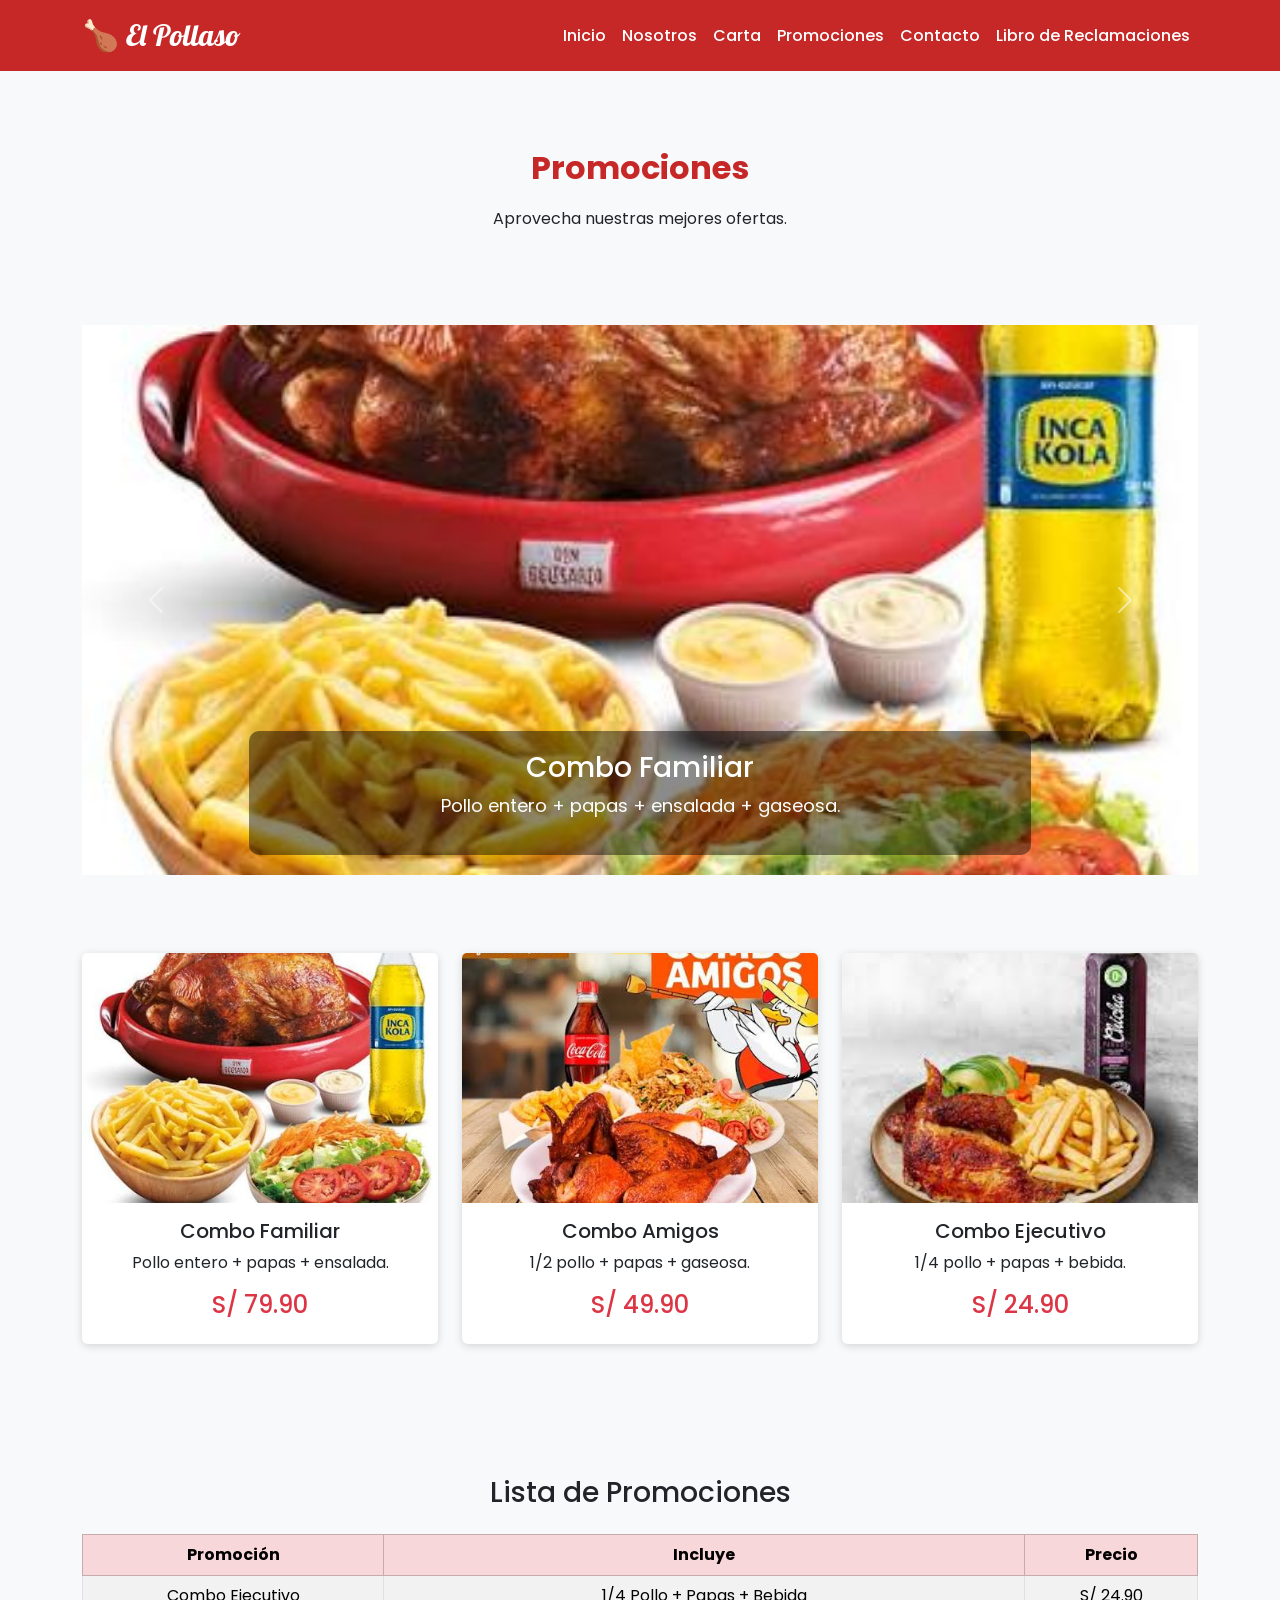
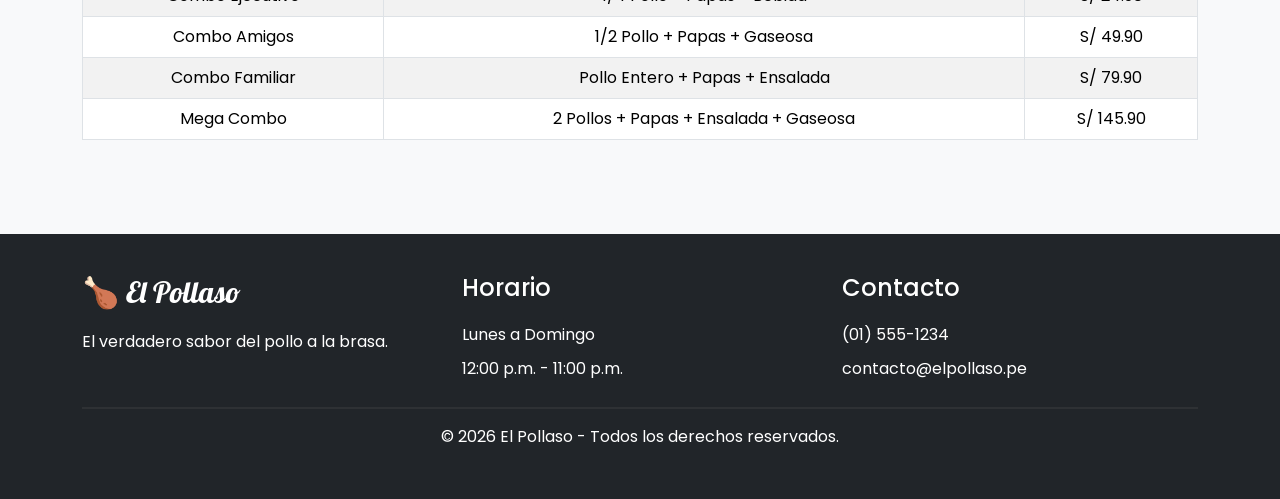
<file: promociones.html>
<!DOCTYPE html>
<html lang="es">

<head>

    <meta charset="UTF-8">
    <meta name="viewport" content="width=device-width, initial-scale=1.0">

    <title>El Pollaso | Promociones</title>

    <!--Bootstrap-->
    <link href="https://cdn.jsdelivr.net/npm/bootstrap@5.3.8/dist/css/bootstrap.min.css" rel="stylesheet">

    <!--Bootstrap Iconos-->
    <link rel="stylesheet"
        href="https://cdn.jsdelivr.net/npm/bootstrap-icons@1.13.1/font/bootstrap-icons.min.css">

    <!--Google Fuentes-->
    <link href="https://fonts.googleapis.com/css2?family=Lobster&family=Poppins:wght@300;400;500;600;700&display=swap"
        rel="stylesheet">

    <link rel="stylesheet" href="css/estilos.css">

</head>

<body>

    <!--NAVBAR-->

    <nav class="navbar navbar-expand-lg navbar-dark rvm-navbar">

        <div class="container">

            <a class="navbar-brand rvm-logo" href="index.html">
                🍗 El Pollaso
            </a>

            <button class="navbar-toggler" type="button"
                data-bs-toggle="collapse"
                data-bs-target="#menuPrincipal">

                <span class="navbar-toggler-icon"></span>

            </button>

            <div class="collapse navbar-collapse" id="menuPrincipal">

                <ul class="navbar-nav ms-auto">

                    <li class="nav-item">
                        <a class="nav-link" href="index.html">Inicio</a>
                    </li>

                    <li class="nav-item">
                        <a class="nav-link" href="nosotros.html">Nosotros</a>
                    </li>

                    <li class="nav-item">
                        <a class="nav-link" href="carta.html">Carta</a>
                    </li>

                    <li class="nav-item">
                        <a class="nav-link active" href="promociones.html">Promociones</a>
                    </li>

                    <li class="nav-item">
                        <a class="nav-link" href="contacto.html">Contacto</a>
                    </li>

                    <li class="nav-item">
                        <a class="nav-link" href="libro.html">Libro de Reclamaciones</a>
                    </li>

                </ul>

            </div>

        </div>

    </nav>

    <!--TITULO-->

    <section class="container my-5">

        <h2 class="text-center rvm-titulo">

            Promociones

        </h2>

        <p class="text-center">

            Aprovecha nuestras mejores ofertas.

        </p>

    </section>

    <!--CARUSEL-->

    <div id="carouselPromociones" class="carousel slide container mb-5" data-bs-ride="carousel">

        <div class="carousel-inner">

            <div class="carousel-item active">

                <img src="img/plato4.jpg"
                    class="d-block w-100 rvm-banner"
                    alt="Promo 1">

                <div class="carousel-caption">

                    <h3>Combo Familiar</h3>

                    <p>Pollo entero + papas + ensalada + gaseosa.</p>

                </div>

            </div>

            <div class="carousel-item">

                <img src="img/promo-miercoles.jpg"
                    class="d-block w-100 rvm-banner"
                    alt="Promo 2">

                <div class="carousel-caption">

                    <h3>Miércoles de Oferta</h3>

                    <p>Descuentos especiales durante todo el día.</p>

                </div>

            </div>

            <div class="carousel-item">

                <img src="img/combo-amigos.jpg"
                    class="d-block w-100 rvm-banner"
                    alt="Promo 3">

                <div class="carousel-caption">

                    <h3>Combo Amigos</h3>

                    <p>Ideal para compartir.</p>

                </div>

            </div>

        </div>

        <button class="carousel-control-prev"
            type="button"
            data-bs-target="#carouselPromociones"
            data-bs-slide="prev">

            <span class="carousel-control-prev-icon"></span>

        </button>

        <button class="carousel-control-next"
            type="button"
            data-bs-target="#carouselPromociones"
            data-bs-slide="next">

            <span class="carousel-control-next-icon"></span>

        </button>

    </div>

    <!--CARDS-->

    <section class="container mb-5">

        <div class="row">

            <div class="col-md-4 mb-4">

                <div class="card h-100">

                    <img src="img/plato4.jpg"
                        class="card-img-top"
                        alt="Combo Familiar">

                    <div class="card-body text-center">

                        <h5>Combo Familiar</h5>

                        <p>Pollo entero + papas + ensalada.</p>

                        <h4 class="text-danger">
                            S/ 79.90
                        </h4>

                    </div>

                </div>

            </div>

            <div class="col-md-4 mb-4">

                <div class="card h-100">

                    <img src="img/combo-amigos.jpg"
                        class="card-img-top"
                        alt="Combo Amigos">

                    <div class="card-body text-center">

                        <h5>Combo Amigos</h5>

                        <p>1/2 pollo + papas + gaseosa.</p>

                        <h4 class="text-danger">
                            S/ 49.90
                        </h4>

                    </div>

                </div>

            </div>

            <div class="col-md-4 mb-4">

                <div class="card h-100">

                    <img src="img/combo-ejecutivo.jpg"
                        class="card-img-top"
                        alt="Combo Ejecutivo">

                    <div class="card-body text-center">

                        <h5>Combo Ejecutivo</h5>

                        <p>1/4 pollo + papas + bebida.</p>

                        <h4 class="text-danger">
                            S/ 24.90
                        </h4>

                    </div>

                </div>

            </div>

        </div>

    </section>

    <!--TABLA-->

    <section class="container mb-5">

        <h3 class="text-center mb-4">

            Lista de Promociones

        </h3>

        <div class="table-responsive">

            <table class="table table-bordered table-striped text-center">

                <thead class="table-danger">

                    <tr>

                        <th>Promoción</th>

                        <th>Incluye</th>

                        <th>Precio</th>

                    </tr>

                </thead>

                <tbody>

                    <tr>

                        <td>Combo Ejecutivo</td>

                        <td>1/4 Pollo + Papas + Bebida</td>

                        <td>S/ 24.90</td>

                    </tr>

                    <tr>

                        <td>Combo Amigos</td>

                        <td>1/2 Pollo + Papas + Gaseosa</td>

                        <td>S/ 49.90</td>

                    </tr>

                    <tr>

                        <td>Combo Familiar</td>

                        <td>Pollo Entero + Papas + Ensalada</td>

                        <td>S/ 79.90</td>

                    </tr>

                    <tr>

                        <td>Mega Combo</td>

                        <td>2 Pollos + Papas + Ensalada + Gaseosa</td>

                        <td>S/ 145.90</td>

                    </tr>

                </tbody>

            </table>

        </div>

    </section>

    <!--FOOTER-->

    <footer class="rvm-footer">

        <div class="container">

            <div class="row">

                <div class="col-md-4">

                    <h3 class="rvm-logo">

                        🍗 El Pollaso

                    </h3>

                    <p>

                        El verdadero sabor del pollo a la brasa.

                    </p>

                </div>

                <div class="col-md-4">

                    <h4>Horario</h4>

                    <p>Lunes a Domingo</p>

                    <p>12:00 p.m. - 11:00 p.m.</p>

                </div>

                <div class="col-md-4">

                    <h4>Contacto</h4>

                    <p>(01) 555-1234</p>

                    <p>contacto@elpollaso.pe</p>

                </div>

            </div>

            <hr>

            <p class="text-center">

                © 2026 El Pollaso - Todos los derechos reservados.

            </p>

        </div>

    </footer>

    <!--Bootstrap-->

    <script src="https://cdn.jsdelivr.net/npm/bootstrap@5.3.8/dist/js/bootstrap.bundle.min.js"></script>

</body>

</html>
</file>
<file: css/estilos.css>
body{
    font-family: 'Poppins', sans-serif;
    background-color: #f8f9fa;
    color: #212529;
}

.rvm-titulo{
    color: #C62828;
    font-weight: bold;
    margin-bottom: 20px;
}

.rvm-texto{
    text-align: justify;
    line-height: 1.8;
}

/*NAVBAR*/

.rvm-navbar{
    background-color: #C62828;
}

.rvm-logo{
    font-family: 'Lobster', cursive;
    font-size: 30px;
    color: #ffffff !important;
}

.navbar-nav .nav-link{
    color: white;
    font-weight: 500;
}

/*CARRUSEL*/

.rvm-banner{
    height: 550px;
    object-fit: cover;
}

.carousel-caption{
    background-color: rgba(0,0,0,0.45);
    padding: 20px;
    border-radius: 10px;
}

.carousel-caption h2{
    font-size: 40px;
    font-weight: bold;
}

.carousel-caption p{
    font-size: 18px;
}

/*BOTONES*/

.btn-warning{
    background-color: #FFC107;
    border: none;
    color: black;
    font-weight: bold;
}

.btn-danger{
    background-color: #C62828;
    border: none;
}

/*BIENVENIDA*/

section{
    padding-top: 30px;
    padding-bottom: 30px;
}

/*CARDS*/

.card{
    border: none;
    box-shadow: 0px 2px 8px rgba(0,0,0,.15);
}

.card img{
    height: 250px;
    object-fit: cover;
}

.card-title{
    font-weight: bold;
}

.card-text{
    text-align: center;
}

/*ICONOS*/

.bi{
    font-size: 55px;
}

/*VIDEO*/

.ratio{
    border-radius: 10px;
    overflow: hidden;
}

/*FOOTER*/

.rvm-footer{
    background-color: #212529;
    color: white;
    padding: 40px 0;
}

.rvm-footer h3,
.rvm-footer h4{
    margin-bottom: 20px;
}

.rvm-footer ul{
    padding-left: 0;
}

.rvm-footer li{
    list-style: none;
    margin-bottom: 8px;
}

.rvm-footer a{
    text-decoration: none;
    color: white;
}

.rvm-footer p{
    margin-bottom: 10px;
}

.rvm-footer hr{
    border: 1px solid #555;
}

/*AJUSTE WEB/MOVIL*/

@media (max-width:768px){

    .rvm-banner{
        height:300px;
    }

    .carousel-caption h2{
        font-size:24px;
    }

    .carousel-caption p{
        font-size:14px;
    }

    .rvm-titulo{
        text-align:center;
    }

    .rvm-logo{
        font-size:26px;
    }

}
</file>
